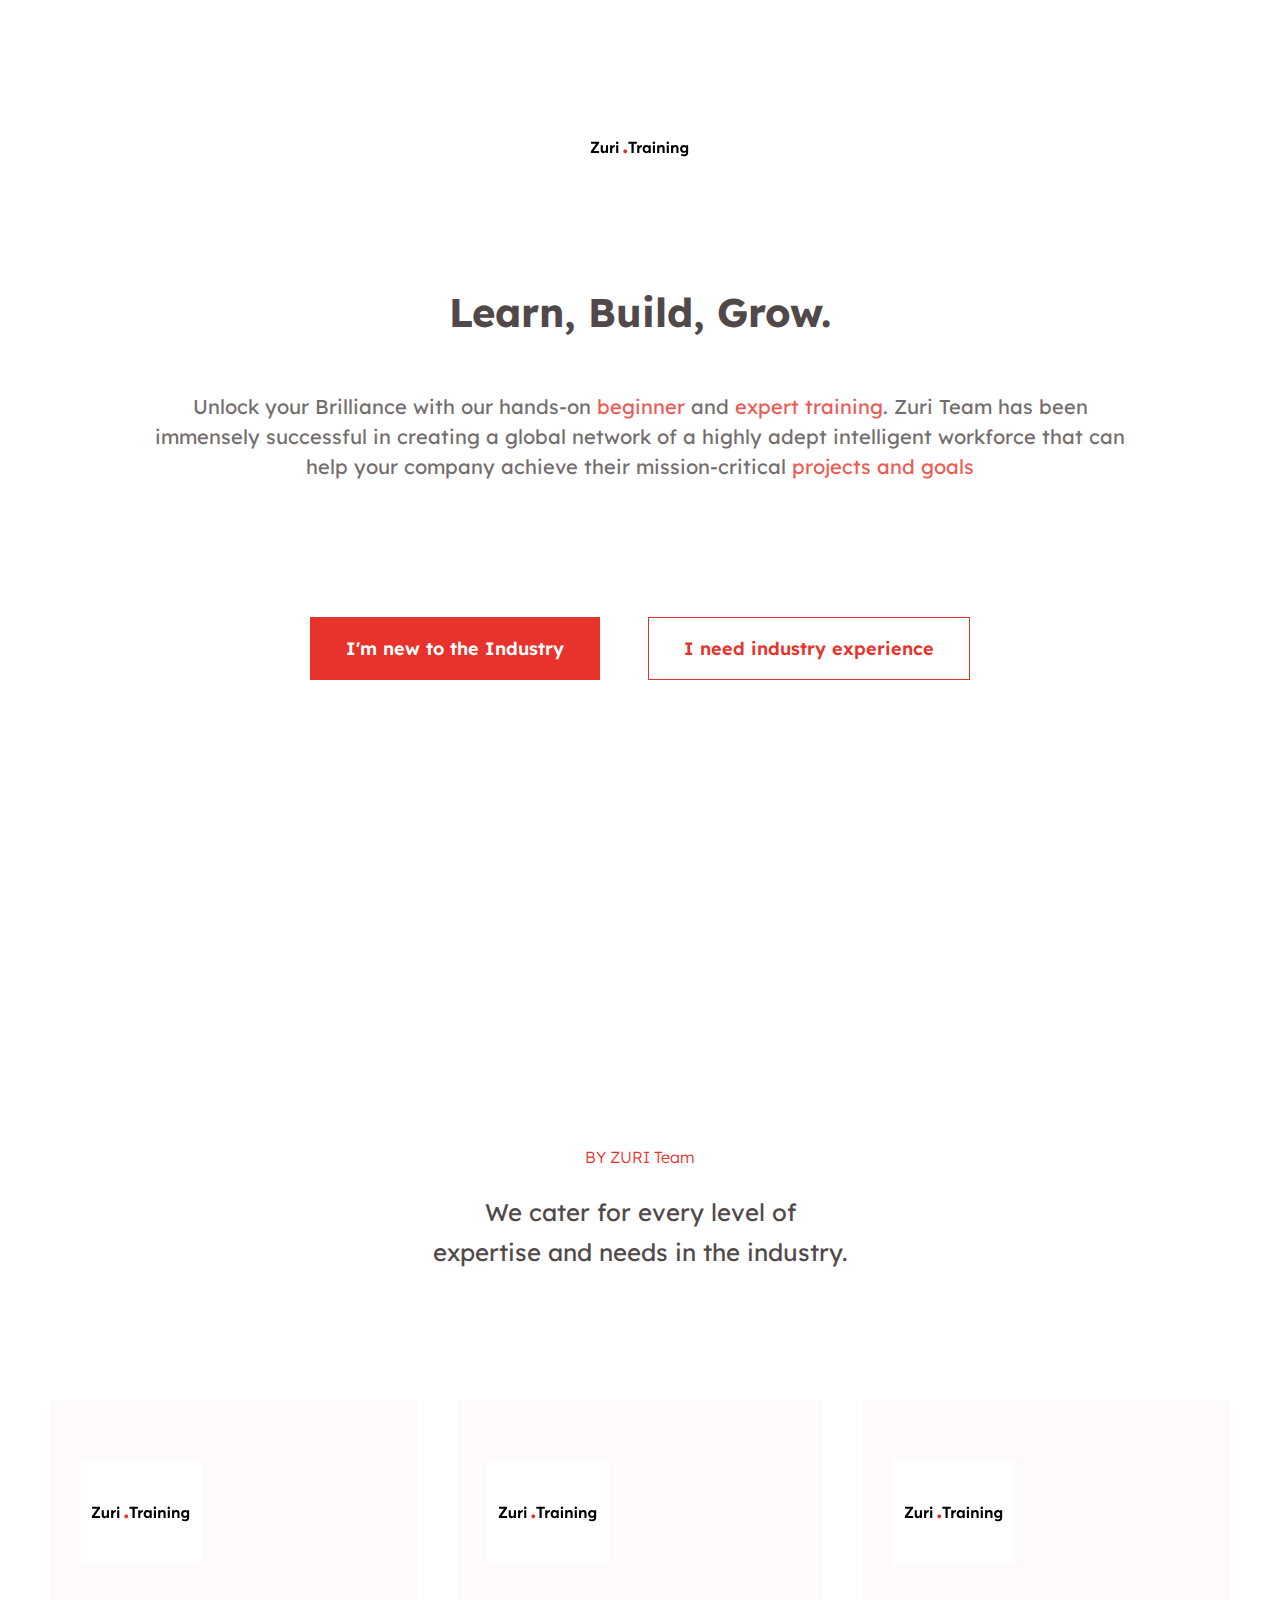
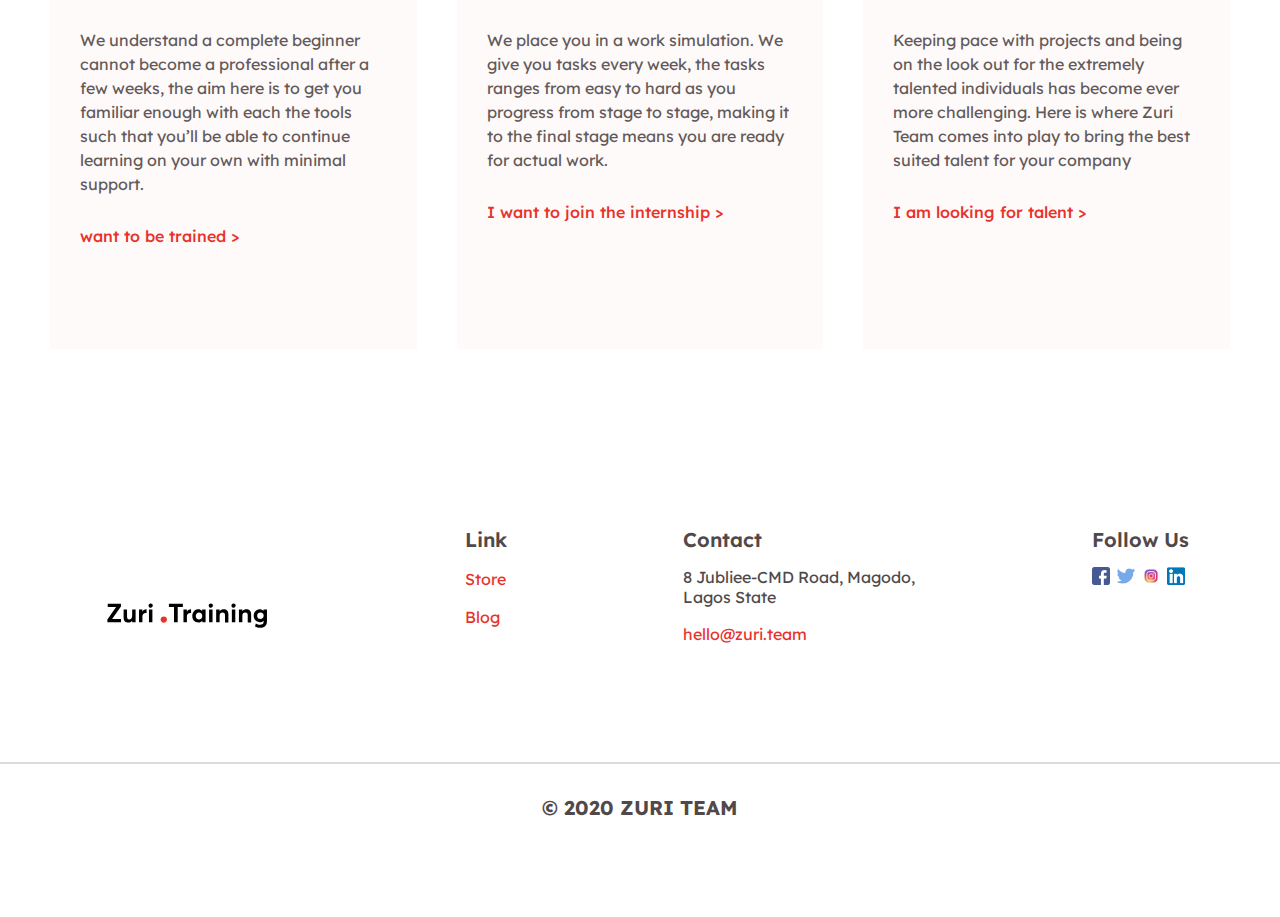
<file: index.html>
<!DOCTYPE html>
<html lang="en">
  <head>
    <meta charset="UTF-8" />
    <meta http-equiv="X-UA-Compatible" content="IE=edge" />
    <meta name="viewport" content="width=device-width, initial-scale=1.0" />
    <link rel="stylesheet" href="style.css" />
    <title>Zuri landing page</title>
  </head>
  <body>
    <section class="section_1">
      <div class="img_1">
        <img src="zuri-training-img.svg" alt="zuri-logo-full" />
      </div>
      <div class="intro">
        <h1>Learn, Build, Grow.</h1>
        <p>
          Unlock your Brilliance with our hands-on <a href="#">beginner</a> and
          <a href="#">expert training</a>. Zuri Team has been immensely
          successful in creating a global network of a highly adept intelligent
          workforce that can help your company achieve their mission-critical
          <a href="#">projects and goals</a>
        </p>
      </div>
      <div class="button">
        <a href="training.html"
          ><button class="red-btn">I'm new to the Industry</button></a
        >
        <a href="talent.html"
          ><button class="white-btn">I need industry experience</button></a
        >
      </div>
    </section>

    <section class="section_2">
      <div class="zuri">
        <h3>BY ZURI Team</h3>
        <p>
          We cater for every level of
          <br />
          expertise and needs in the industry.
        </p>
      </div>
      <div class="card_group">
        <div class="card">
          <img src="./zuri-training-img.svg" alt="zuri-training-img" />
          <p>
            We understand a complete beginner cannot become a professional after
            a few weeks, the aim here is to get you familiar enough with each
            the tools such that you’ll be able to continue learning on your own
            with minimal support.
          </p>
          <a href="#"><h3>want to be trained ></h3></a>
        </div>

        <div class="card">
          <img src="./zuri-training-img.svg" alt="zuri-training-img" />
          <p>
            We place you in a work simulation. We give you tasks every week, the
            tasks ranges from easy to hard as you progress from stage to stage,
            making it to the final stage means you are ready for actual work.
          </p>
          <h3><a href="#">I want to join the internship ></a></h3>
        </div>

        <div class="card">
          <img src="./zuri-training-img.svg" alt="zuri-training-img" />
          <p>
            Keeping pace with projects and being on the look out for the
            extremely talented individuals has become ever more challenging.
            Here is where Zuri Team comes into play to bring the best suited
            talent for your company
          </p>
          <h3><a href="#">I am looking for talent ></a></h3>
        </div>
      </div>
    </section>

    <footer>
      <div class="footer">
        <div>
          <img src="./zuri-training-img.svg" alt="zuri-training-img" />
        </div>
        <div>
          <h2>Link</h2>
          <h3><a href="#">Store</a></h3>
          <h3><a href="#">Blog</a></h3>
        </div>
        <div>
          <h2>Contact</h2>
          <p>
            8 Jubliee-CMD Road, Magodo,<br />
            Lagos State
          </p>
          <h3><a href="#">hello@zuri.team</a></h3>
        </div>
        <div>
          <h2>Follow Us</h2>
          <div class="social-media">
            <a href="https://web.facebook.com/thezuriteam"
              ><img src="/fb.png" alt="FaceBook"
            /></a>
            <a href="https://twitter.com/theZuriTeam"
              ><img src="/twitter.png" alt="Twitter"
            /></a>
            <a href="https://www.instagram.com/thezuriteam/"
              ><img src="/IG.png" alt="Instagram"
            /></a>
            <a href="#"><img src="/in.png" alt="LinkedIn" /></a>
          </div>
        </div>
      </div>
      <hr />
      <p class="copyright">© 2020 ZURI TEAM</p>
    </footer>
  </body>
</html>
</file>
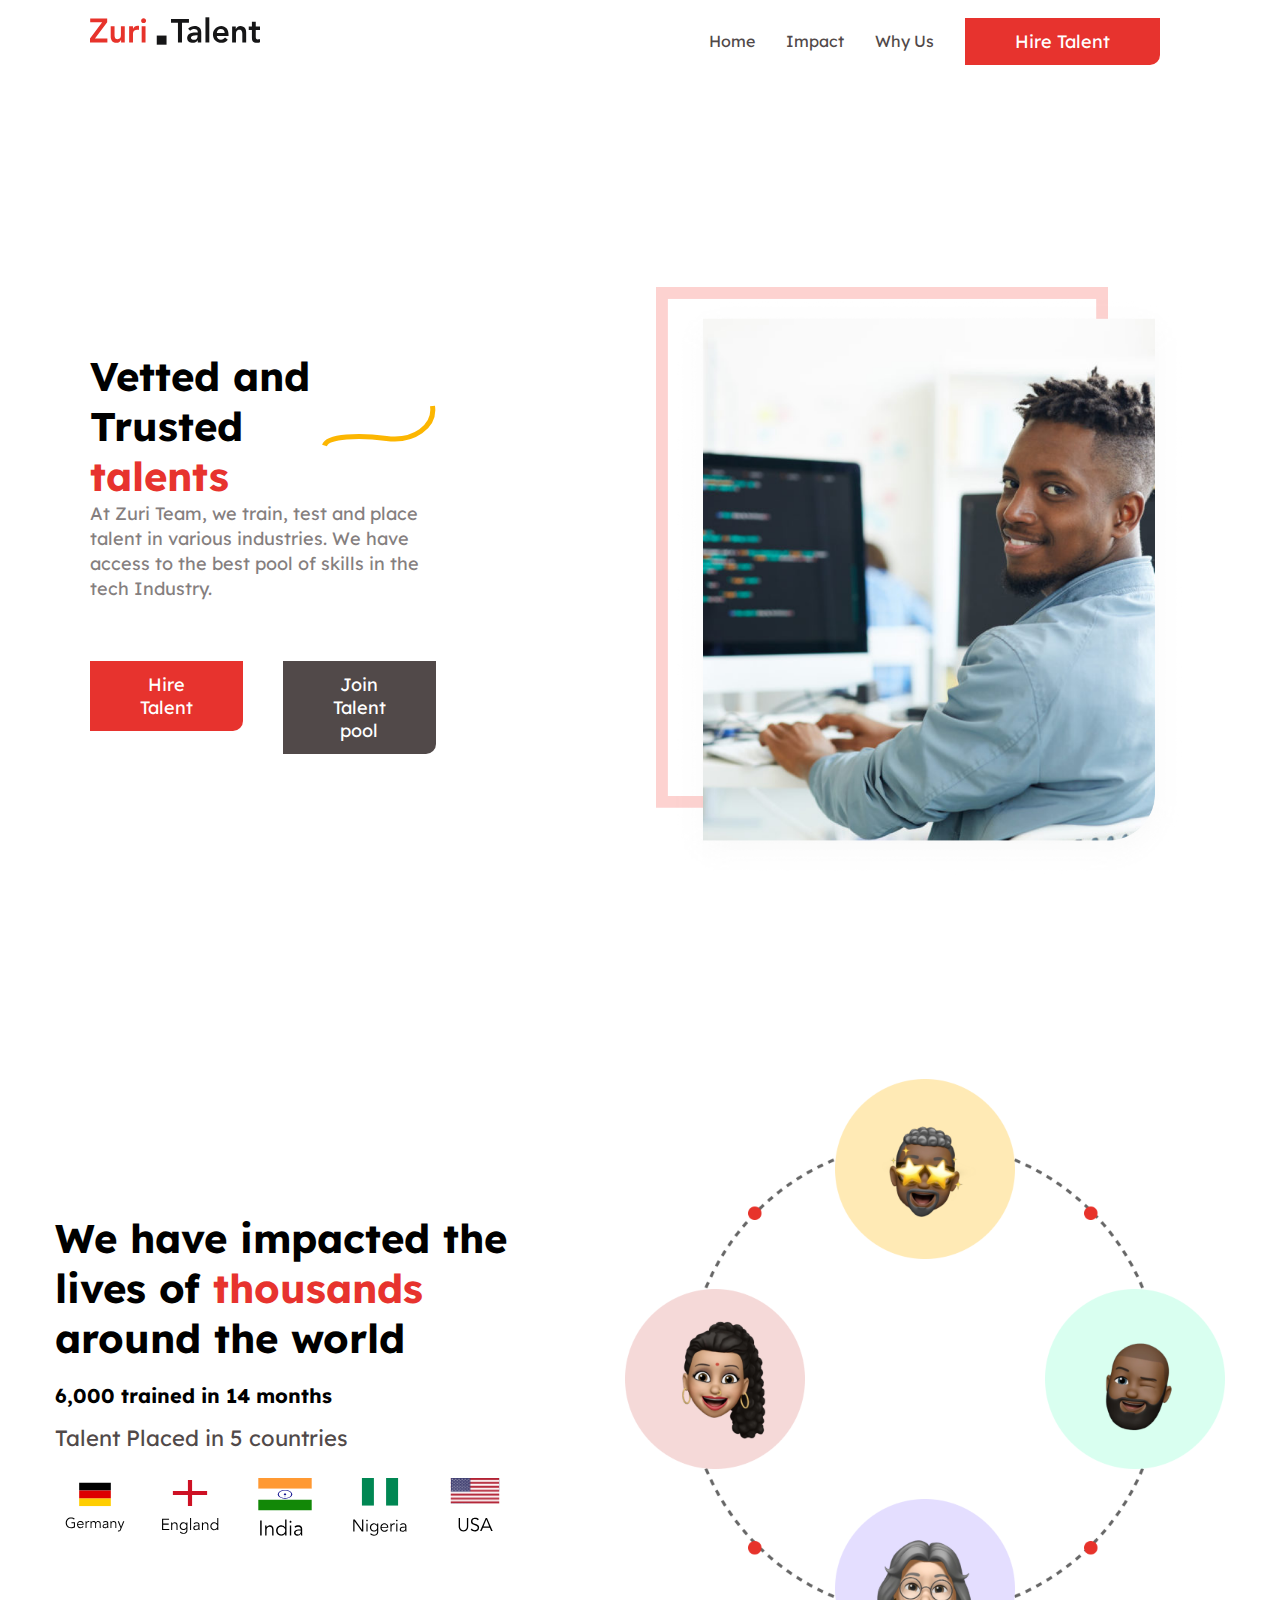
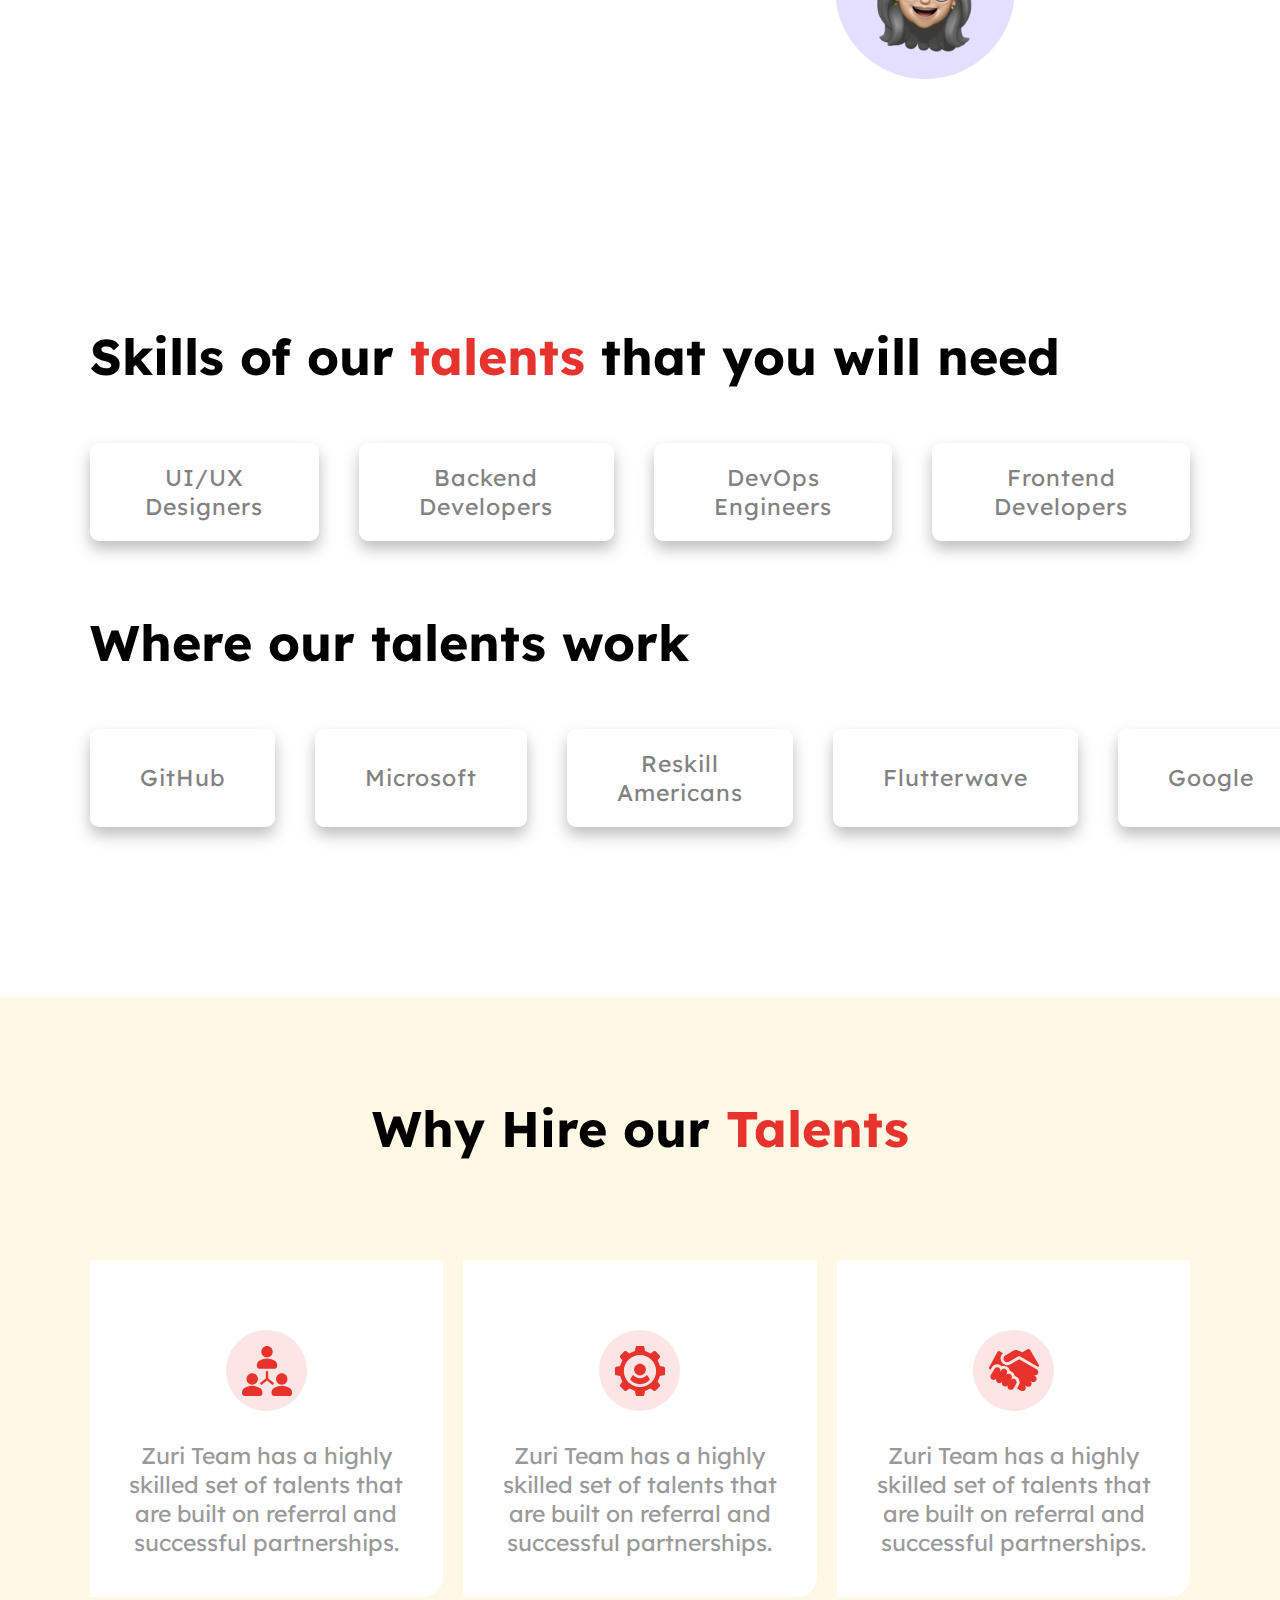
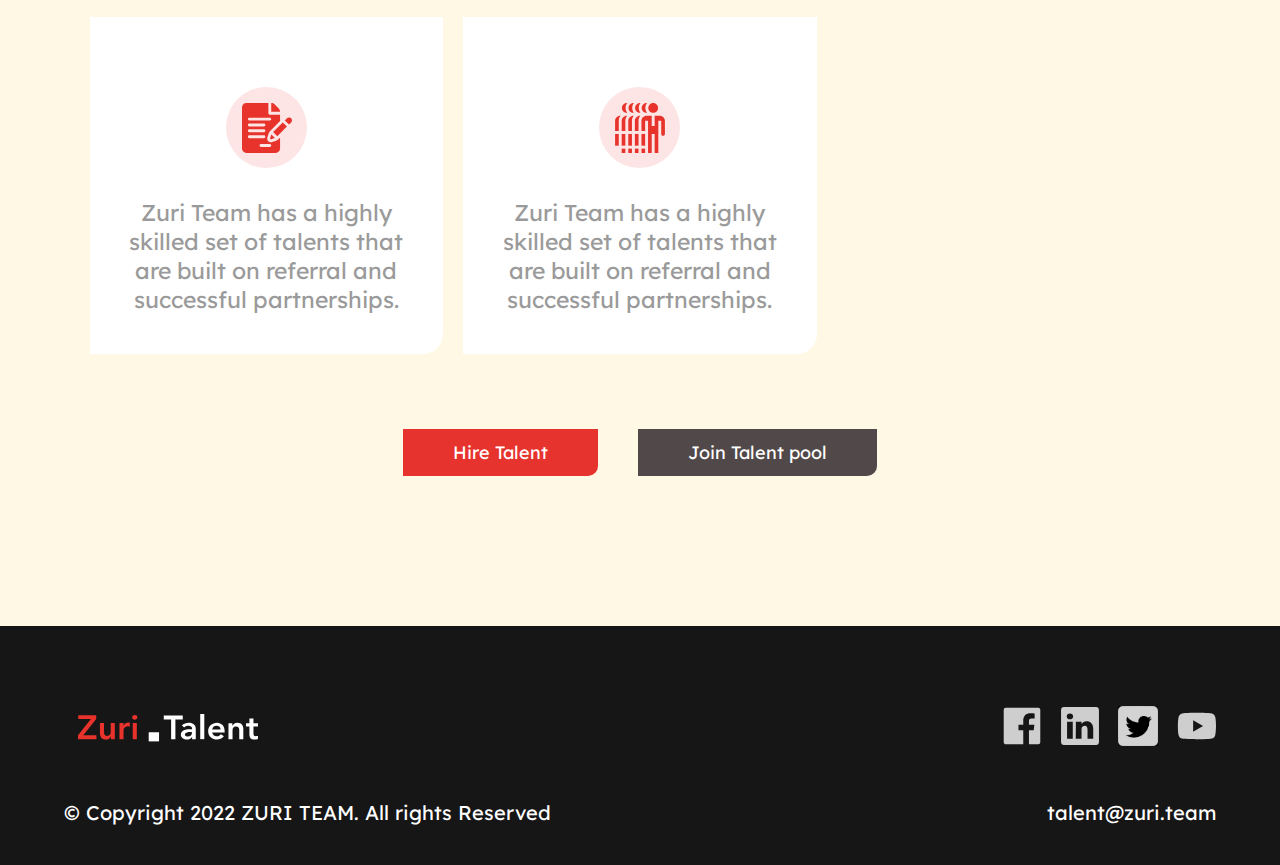
<file: talent.html>
<!DOCTYPE html>
<html lang="en">
  <head>
    <meta charset="UTF-8" />
    <meta http-equiv="X-UA-Compatible" content="IE=edge" />
    <meta name="viewport" content="width=device-width, initial-scale=1.0" />
    <link rel="stylesheet" href="talent.css" />
    <title>Talent</title>
  </head>
  <body>
    <header>
      <div class="nav">
        <div>
          <img src="./Zuri_task_1B/logo2.svg" alt="logo2" />
        </div>
        <div class="links">
          <ul>
            <a href="#"><li>Home</li></a>
            <a href="#countries"><li>Impact</li></a>
            <a href="#why-us"><li>Why Us</li></a>
            <a href="#"><button id="red-btn">Hire Talent</button></a>
          </ul>
        </div>
      </div>
    </header>

    <section class="section-1">
      <div class="intro">
        <div class="trusted">
          <h1>Vetted and Trusted <span>talents</span></h1>
          <img src="./Zuri_task_1B/thick2.svg" alt="thick2" />
        </div>
        <p>
          At Zuri Team, we train, test and place talent in various industries.
          We have access to the best pool of skills in the tech Industry.
        </p>
        <div class="button">
          <a href="#"><button class="red-btn">Hire Talent</button></a>
          <a href="#"><button class="gray-btn">Join Talent pool</button></a>
        </div>
      </div>
      <div>
        <img src="./Zuri_task_1B/section1.png" alt="section1" id="section1" />
      </div>
    </section>

    <section id="countries" class="section2">
      <div class="countries">
        <h1>
          We have impacted the lives of
          <span>thousands</span>
          around the world
        </h1>
        <h3>6,000 trained in 14 months</h3>
        <p>Talent Placed in 5 countries</p>
        <div class="country-images">
          <img src="./Zuri_task_1B/GER.svg" alt="GER" />
          <img src="./Zuri_task_1B/ENG.svg" alt="ENG" />
          <img src="./Zuri_task_1B/ind.svg" alt="ind" />
          <img src="./Zuri_task_1B/NIG.svg" alt="NIG" />
          <img src="./Zuri_task_1B/ussa.svg" alt="ussa" />
        </div>
      </div>
      <div>
        <img src="./Zuri_task_1B/section2.png" alt="section2" id="section2" />
      </div>
    </section>

    <section id="skills">
      <h1>Skills of our <span>talents</span> that you will need</h1>
      <div class="button">
        <button class="btn">UI/UX Designers</button>
        <button class="btn">Backend Developers</button>
        <button class="btn">DevOps Engineers</button>
        <button class="btn">Frontend Developers</button>
      </div>
      <h1>Where our talents work</h1>
      <div class="button">
        <button class="btn">GitHub</button>
        <button class="btn">Microsoft</button>
        <button class="btn">Reskill Americans</button>
        <button class="btn">Flutterwave</button>
        <button class="btn">Google</button>
        <button class="btn">Career Transitioners</button>
      </div>
    </section>

    <section id="why-us" class="section4">
      <div>
        <h1>Why Hire our <span>Talents</span></h1>
        <div class="card-group-1">
          <div class="card">
            <div class="img">
              <img src="./Zuri_task_1B/people.svg" alt="people" />
            </div>
            <p>
              Zuri Team has a highly skilled set of talents that are built on
              referral and successful partnerships.
            </p>
          </div>
          <div class="card">
            <div class="img">
              <img src="./Zuri_task_1B//mech.svg" alt="people" />
            </div>
            <p>
              Zuri Team has a highly skilled set of talents that are built on
              referral and successful partnerships.
            </p>
          </div>
          <div class="card">
            <div class="img">
              <img src="./Zuri_task_1B/hand.svg" alt="people" />
            </div>
            <p>
              Zuri Team has a highly skilled set of talents that are built on
              referral and successful partnerships.
            </p>
          </div>
          <div class="card">
            <div class="img">
              <img src="./Zuri_task_1B/write.svg" alt="people" />
            </div>
            <p>
              Zuri Team has a highly skilled set of talents that are built on
              referral and successful partnerships.
            </p>
          </div>
          <div class="card">
            <div class="img" id="card">
              <img src="./Zuri_task_1B/many.svg" alt="people" />
            </div>
            <p>
              Zuri Team has a highly skilled set of talents that are built on
              referral and successful partnerships.
            </p>
          </div>
        </div>
        <div id="section4-btn" class="button">
          <a href="#"><button class="red-btn">Hire Talent</button></a>
          <a href="#"><button class="gray-btn">Join Talent pool</button></a>
        </div>
      </div>
    </section>

    <footer>
      <div class="media">
        <img src="./Zuri_task_1B/logo (1).svg" alt="logo" id="logo" />
        <div>
          <img src="./Zuri_task_1B/facebook.svg" alt="facebook" />
          <img src="./Zuri_task_1B/linkd.svg" alt="LinkedIn" />
          <img src="./Zuri_task_1B/twit.png" alt="Twitter" />
          <img src="./Zuri_task_1B/youtube.svg" alt="youtube" />
        </div>
      </div>
      <div class="copyright">
        <p>© Copyright 2022 ZURI TEAM. All rights Reserved</p>
        <hr />
        <p>talent@zuri.team</p>
      </div>
    </footer>
  </body>
</html>
</file>
<file: style.css>
@import url('https://fonts.googleapis.com/css2?family=Big+Shoulders+Display:wght@700&family=Blaka+Hollow&family=Caveat:wght@400;500&family=Cookie&family=Lexend&family=Open+Sans:wght@300&family=Pacifico&family=Satisfy&display=swap');


*{
    padding: 0;
    margin: 0;
    box-sizing: border-box;
    color: #514949;
    font-size: 1rem;
    font-family: 'Lexend', sans-serif;
}

.section_1{
    background-image: url(https://zuri.team/img/hero-bg.svg);
    background-size: cover;
    background-position: center center;
    background-repeat: no-repeat;
    height: 1000px;
}

.img_1{
    display: flex;
    align-items: center;
    justify-content: center;
    padding-top: 80px;
    margin-bottom: 69px;
}

.img_1 img{
    padding: 15px;
}

.intro{
    padding: 10px;
    max-width: 1000px;
    margin: 0 auto;
    text-align: center;
}

.intro h1{
    font-size: 40px;
    color: #514949;
    line-height: 38px;
    margin-bottom: 36px;
    font-weight: 700px;
}

.intro p{
    font-size: 20px;
    line-height: 30px;
    color: #514949;
    opacity: 0.8;
    padding-top: 25px;
    margin-bottom: 15px;
}

.intro a{
    font-size: 20px;
}

a {
    color: #E7332B;
    text-decoration: none;
}

.button{
    display: flex;
    gap: 24px;
    align-items: center;
    justify-content: center;
    margin-top: 95px;
}

.red-btn{
    background-color: #E7332B;
    color: #fff;
    margin-right: 24px;
    font-weight: 600;
}

.red-btn:hover{
    color: #E7332B;
    background-color: #fff;
}

.white-btn{
    background-color: #fff;
    color: #E7332B;
    font-weight:600;
}

.white-btn:hover{
    color: #fff;
    background-color: #E7332B;
}

.button button{
    padding: 19px 35px;
    border: 1px solid #E7332B; 
    font-size: 18px;
}

/*section 2 */
.section_2{
    background-color: #fff;
    overflow: hidden;
}

.zuri{
    margin-bottom: 64px;
}

.zuri h3{
    font-size: 16px;
    line-height: 24px;
    color: #E7332B;
    margin-top: 145px;
    text-align: center;
    font-weight: 300;
}

.zuri p{
    font-size: 24px;
    line-height: 40px;
    text-align: center;
    color: #514949;
    margin-top: 8px;
}

.card_group{
    display: flex;
    justify-content:space-evenly;
    padding: 50px;
    gap: 40px;
}

.card{
    width: 500px;
    height: auto;
    background-color: #FFFAFA;
    padding-left: 30px;
    padding-right: 30px;
    padding-top: 5%;
    padding-bottom: 80px;
}

.card p{  
    text-align: left;
    padding-top: 20px;
    margin-bottom: 1rem;
    margin-top: 40px;
    font-size: 16px;
    line-height: 24px;
    color: #514949;
    opacity: 0.9;
}

.card h3{
    text-align: left;
    font-size: 16px;
    line-height: 24px;
    color: #E7332B;
    margin-bottom: 0.5rem;
    font-weight: 500;
    line-height: 1.2;

}
/* 
.dot{
    width: 100%;
    position: absolute;
    left: -120px;
    top: -75px;
    z-index: -1;
    margin-bottom: 48px;
} */

.footer{
    display: flex;
    flex-wrap: wrap;
    justify-content: space-around;
    margin-bottom: 60px;
    margin-top: 10%;
}

.footer h2{
    font-size: 20px;
    font-weight: 600;
}

.footer h3{
    font-weight: normal;
    font-size:18px;
}

.footer h2, h3, p{
    padding-bottom: 15px;
}

.footer img{
    width: 200px;
}

hr{
    opacity: 0.2;
    border: 0.7px solid #514949;
}

.copyright{
    text-align: center;
    font-size: 20px;
    line-height: 24px;
    font-weight: bold;
    margin-top: 32px;
    color: #514949;
    padding-bottom: 97px;
}

.social-media img{
    width: 18px !important;
    margin-right: 7px;
    display: flex;
}

.social-media{
    display: flex;
}

@media (max-width: 768px) {

    .intro {
        height: auto;
    }

    .img_1 img {
        display: block;
        padding-top: 50px;
        margin: auto;
        margin-bottom: 20px;
    }

    .intro h2 {
        font-size: 28px;
        line-height: 34px;
        text-align: center;
    }

    .button {
        margin-bottom: 50px;
        flex-direction: column;
        justify-content: center;
        align-items: center;

    }


    .button button{
        display: block;
        margin: auto;
        justify-content: center;
    }

    .zuri h3 {
        margin-top: 60px;
    }

    .card_group{
        padding-left: 20px;
        padding-right: 20px;
        flex-direction: column;
        justify-content: center;
        align-items: center;
    }

    .card{
        margin-bottom: 40px;
    }

    .footer {
        display: flex;
        flex-direction: column;
        justify-content: center;
        align-items: center;
    }

    .footer img {
        width: 150px;
        margin-bottom: 15px;
    }

    .footer h2 {
        font-size: 24px;
        margin-top: 20px;

    }


}
</file>
<file: talent.css>
@import url('https://fonts.googleapis.com/css2?family=Big+Shoulders+Display:wght@700&family=Blaka+Hollow&family=Caveat:wght@400;500&family=Cookie&family=Lexend&family=Open+Sans:wght@300&family=Pacifico&family=Satisfy&display=swap');


*{
    padding: 0;
    margin: 0;
    box-sizing: border-box;
    color: #514949;
    font-size: 1rem;
    font-family: 'Lexend', sans-serif;
    
}

header{
    padding-top: 15px;
}


.nav{
    display: flex;
    align-items: center;
    justify-content: space-between;
    padding-top: 0;
    padding-bottom: 20px;
    padding-left: 7%;
    padding-right: 7%;
    height: 8vh;  
}

.nav img{
    display: block;
    width: 170px;
    margin-bottom: 20px;
}

a{
    text-decoration: none;
}

ul{
    display: flex;
    justify-content:space-evenly;
    list-style: none;
    align-items: center;
}

.nav li{  
    padding-top: 20px;
    padding-bottom: 20px;
}

.nav li:hover{
    border-bottom: 3px rgb(231, 51, 46) solid;
}

#red-btn{
    background-color: rgb(231, 51, 46);
    outline: none;
    color: #fff;
    border: rgb(231, 51, 46);
     padding-top: 12px;
    padding-bottom: 12px;
    padding-left: 50px;
    padding-right: 50px;
    border-bottom-right-radius: 10px;
    font-size: 18px;
}

.links{
    width: 40vw;
}

.trusted{
    display: flex;
}

.trusted h1{
    font-size: 40px;
    color: black;
    
}

.trusted span{
    color: rgb(231, 51, 46);
    font-size: 40px;
}


.button{
    display: flex;
    gap: 24px;
}

.button button{
    padding-top: 12px;
    padding-bottom: 12px;
    padding-left: 50px;
    padding-right: 50px;
    border-bottom-right-radius: 10px;
    font-size: 18px;
}

.red-btn{
    background-color: rgb(231, 51, 46);
    outline: none;
    color: #fff;
    border: rgb(231, 51, 46);
}

.gray-btn{
    background-color: #514949;
    outline: none;
    color: #fff;
    border: #514949;
}

.intro{
    width: 100%;
}

.intro p{
    opacity: 0.7;
    font-size: 18px;
    line-height: 25px;
    margin-bottom: 25px;
} 

#section1{
    width: 100%;
}

.section-1{
    display: flex;
    gap: 20%;
    padding-top: 200px;
    justify-content: center;
    align-items: center;
    margin: auto;
    padding-left: 7%;
    padding-right: 7%;
}


.section2{
    display: flex;
    align-items: center;
    justify-content: center;
    background-image: url(https://talent.zuri.team/static/media/bgsection2.063bd869082548bafa74.png);
    background-repeat: no-repeat;
    background-size: cover;
    padding-bottom: 142px;
    padding-top: 90px;
    margin-top: 100px;
    padding-left: 7%;
    padding-right: 7%;
    gap: 10%;
}

.section2 h1{
    font-size: 40px;
    font-weight: bold;
    color: black;
    padding-bottom: 20px;
}

.section2 span{
    color: rgb(231, 51, 46);
    font-size: 40px;
    font-weight: bold;
}

.section2 h3{
    color: black;
    font-size: 20px;
}

.section2 p{
    font-size: 22px;
    line-height: 60px;
    
}

.countries{
    width: 100%;
}

#section2{
    width: 600px;
    height: 600px;
}

.country-images{
    display: flex;
    gap: 15px;
}

.country-images img{
    background-color: #fff;
    padding: 10px;
    width: 80px;
    height: 80px;
    border-radius: 7px;
}

#skills{
    padding-bottom: 100px;
    padding-top: 100px;
    padding-left: 7%;
    padding-right: 7%;
    background-color: #fff;
}

#skills h1{
    font-size: 50px;
    color: black;
    padding-bottom: 20px;
}

#skills span{
    color: rgb(231, 51, 46);
    font-size: 50px;
}

#skills button{
    background-color: #fff;
    border: none;
    letter-spacing: 1px;
    font-weight: normal;
    font-size: 23px;
    padding-top: 20px;
    padding-bottom: 20px;
    color: #828282;
    background-color: #fff;
    border: none;
    border-radius: 9px;
    box-shadow: 0px 8px 15px rgba(93, 93, 93, 0.4);
    transition: all 0.3s ease 0s;
    outline: none;
    height: auto;
}

#skills button:hover {
    background-color: #fff;
    box-shadow: 0px 15px 20px rgba(93, 93, 93, 0.4);
    color: #828282;
    transform: translateY(-17px);
  }

.button{
    display: flex;
    gap: 40px;
    padding-top: 35px;
    margin-bottom: 70px;
}

.section4{
    background-color: rgb(255, 248, 229);
    padding-bottom: 80px
}

.section4 h1{
    padding-top: 100px;
    text-align: center;
    font-size: 50px;
    color: black;
    padding-bottom: 100px;
}

.section4 span{
    color: rgb(231, 51, 46);
    font-size: 50px;
}
.card-group-1{
    display: grid;
    grid-template-columns: repeat(3, 1fr);
    padding-left: 7%;
    padding-right: 7%;
    gap: 20px;
}

.card{
    background-color: #fff;
    padding-top: 70px;
    padding-left: 30px;
    padding-right: 30px;
    padding-bottom: 40px;
    border-bottom-right-radius: 20px;
}

.card p{
    text-align: center;
    padding-top: 30px;
    font-size: 23px;
    color: #828282;
    opacity: 0.8;
}

.card .img{
    display: flex;
    align-items: center;
    justify-content: center;
}

.card:hover{
    background-color: black;
    color: #fff;
}

#section4-btn{
    display: flex;
    align-items: center;
    justify-content: center;
    padding-top: 75px;
}

footer{
    background-color: rgb(22, 22, 23);
    padding-top: 80px;
    padding-bottom: 40px;
    padding-left: 5%;
    padding-right: 5%;
}

.media{
    display: flex;
    align-items: center;
    justify-content: space-between;
}

.copyright{
    display: flex;
    align-items: center;
    justify-content: space-between;
}

hr{
    visibility: hidden;
}

footer p{
    color: #fff;
    font-size: 20px;
    padding-top: 50px;
}

footer #logo{
    width: 180px;
    height: auto;
}

footer img{
    margin-left: 14px;
    width: 40px;
    height: 40px;
}

@media (max-width: 768px){
    .media{
        flex-direction: column;
    }

    #logo{
        padding-bottom: 30px;
    }

    .copyright{
        flex-direction: column-reverse;
    }

    hr{
        visibility: visible;
        width: 100%; 
        border-color: gray
    }

    .copyright p{
        margin-bottom: 40px;
    }

    .card-group-1{
        display: grid;
        grid-template-columns: repeat(2, 1fr);
    }

    #card{
        grid-column: 1/3;
        grid-row: 2/3;
        width: 100%;
    }

    .button{
        display: grid;
        grid-template-columns: repeat(3, 1fr);
    }

    .section2{
        display: flex;
        flex-direction: column;
        align-items: center;
        justify-content: center;
    }

    .countries{
        align-items: center;
        justify-content: center;
        text-align: center;
        padding-bottom: 90px;
    }

    .section-1{
        display: flex;
        flex-direction: column;
        text-align: center;
    }

    .links{
        display: none;       
    }

    
.nav{
    justify-content: space-between;
}
    #red-btn{
        visibility: visible;
    }

    #section2{
        width: 400px;
        height: auto;
    }

    .country-images img{
        width: 40px;
        height: 40px;
        
    }
}

@media (max-width: 599px){
    .card-group-1{
        display: flex;
        align-items: center;
        justify-content: center;
        flex-direction: column;
    }

    .button{
        display: grid;
        grid-template-columns: repeat(2, 1fr);
    }

    #skills h1{
        font-size: 35px;
        color: black;
        padding-bottom: 20px;
    }
    
    #skills span{
        color: rgb(231, 51, 46);
        font-size: 35px;
    }
}
</file>
